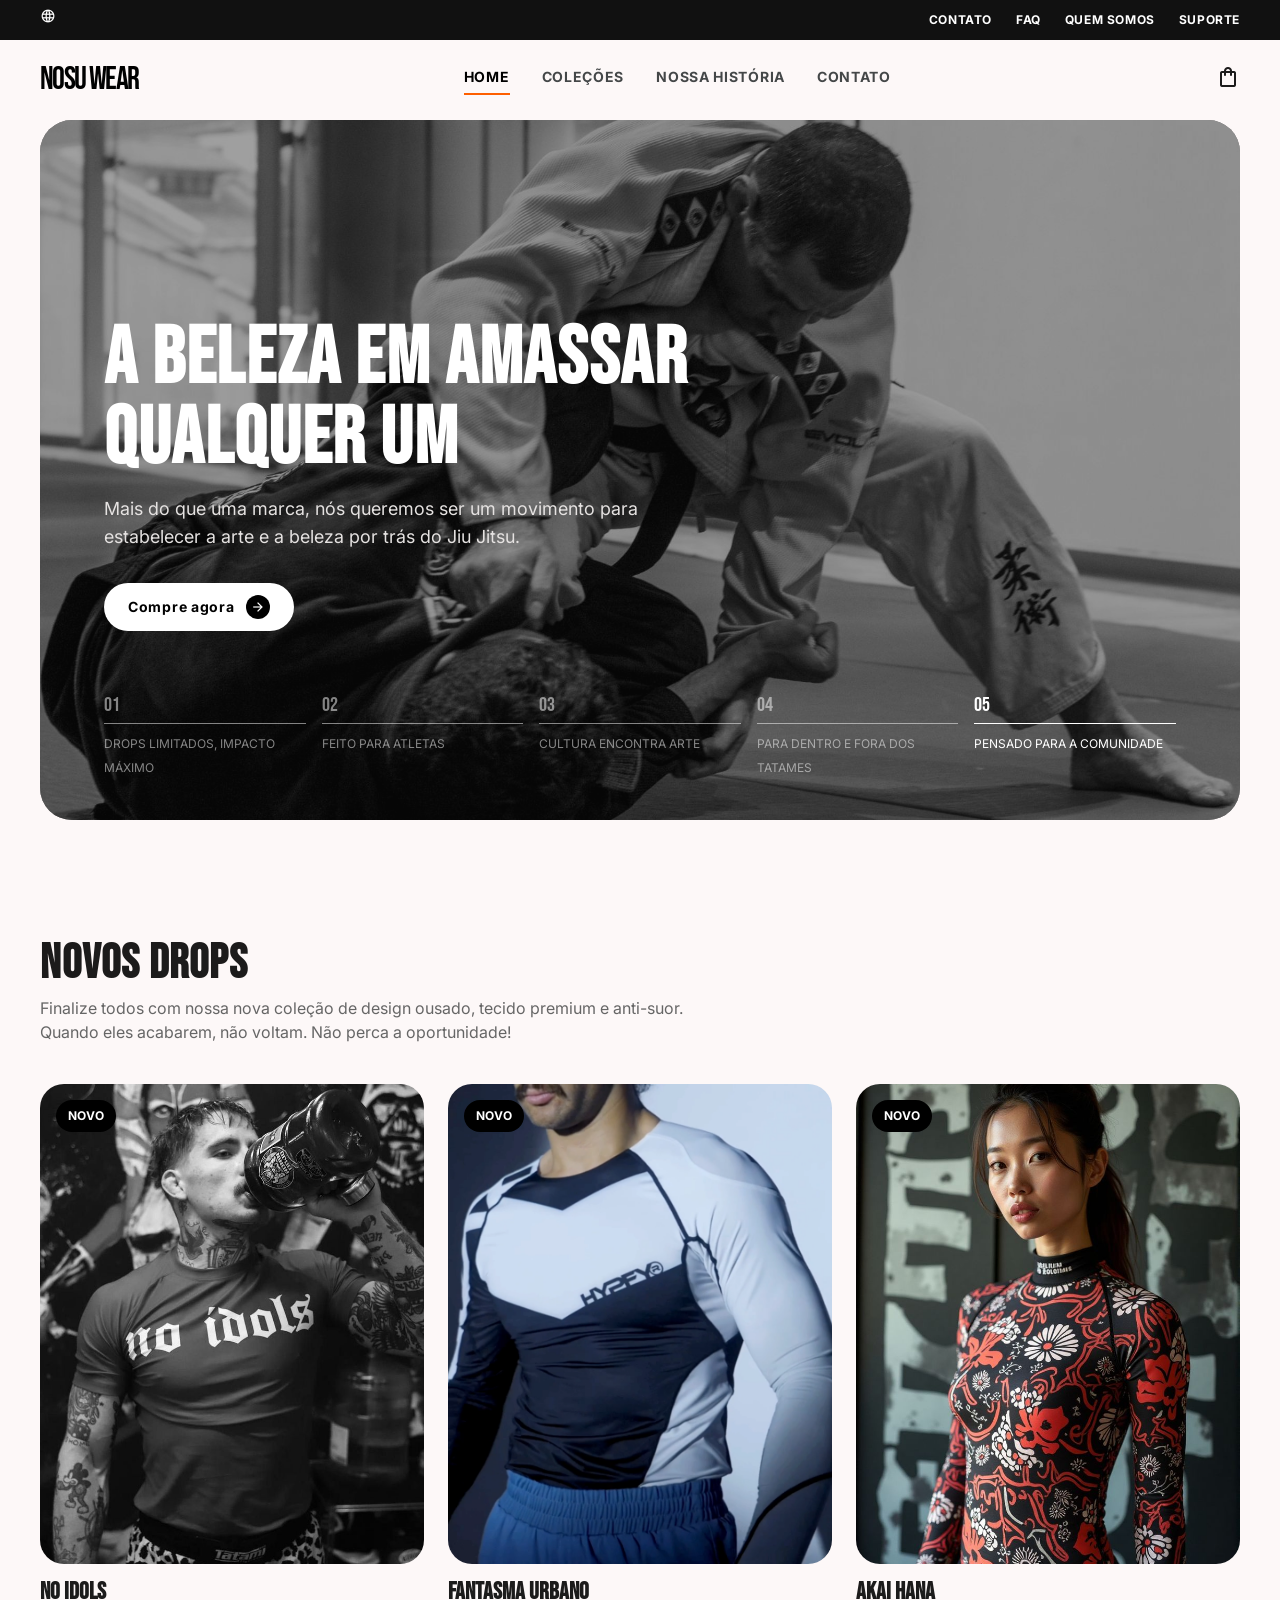
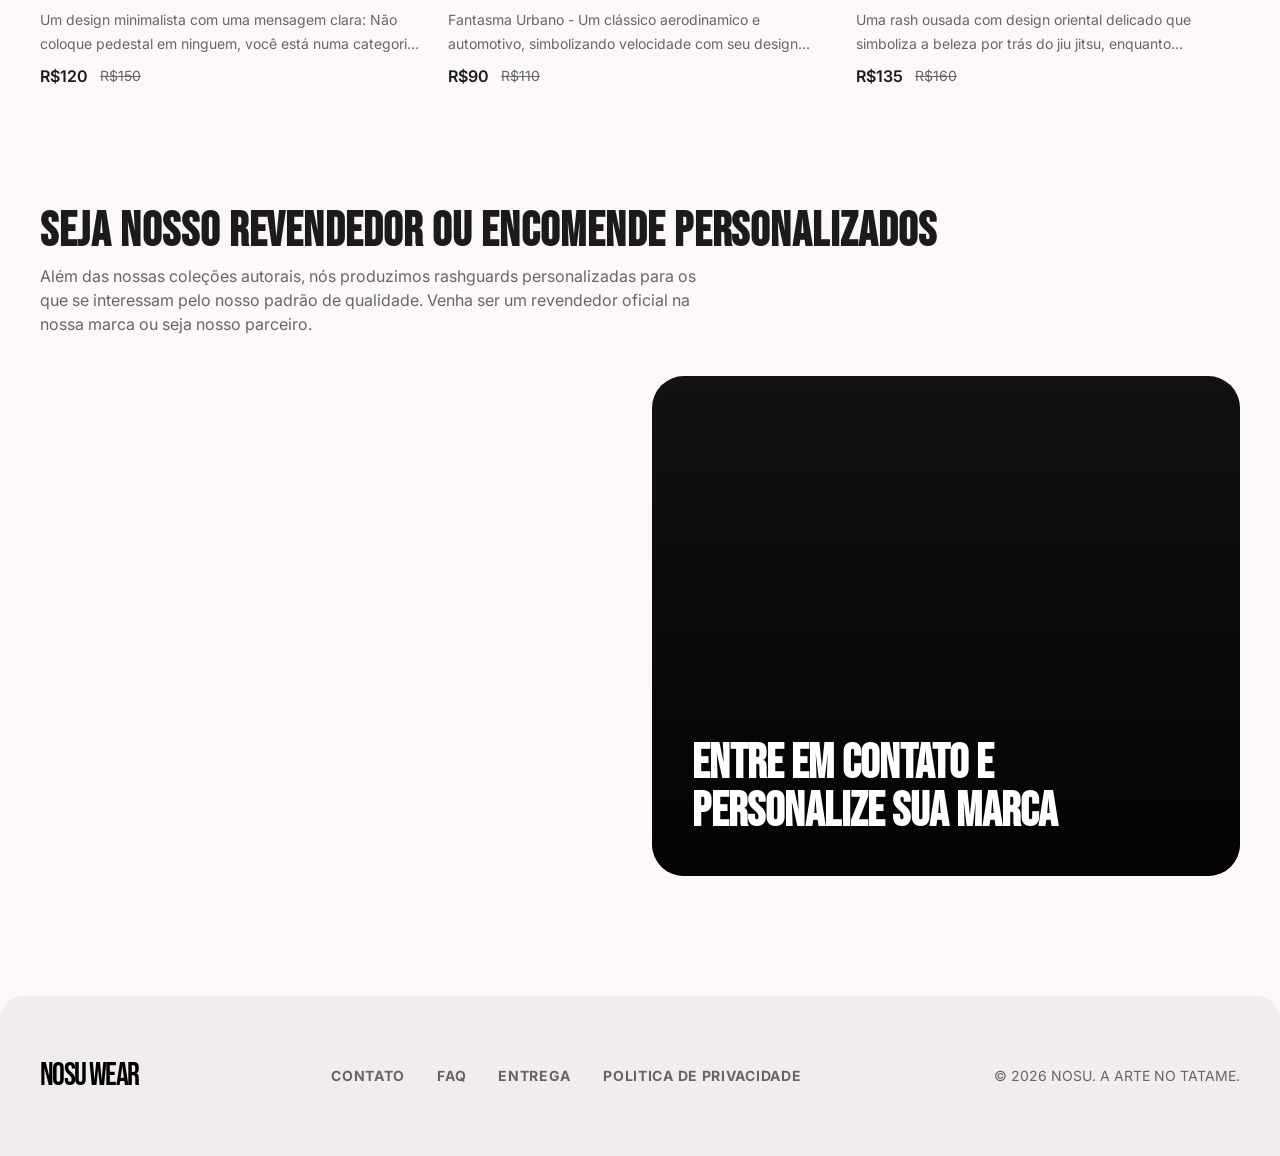
<file: index.html>
<!DOCTYPE html>
<html lang="en">
<head>
    <meta charset="utf-8"/>
    <meta content="width=device-width, initial-scale=1.0" name="viewport"/>
    <title>NOSU - Jiu Jitsu and Gym Wear</title>
    
    <link href="https://fonts.googleapis.com/css2?family=Bebas+Neue&family=Inter:wght@400;600;700&display=swap" rel="stylesheet"/>
    <link href="https://fonts.googleapis.com/css2?family=Material+Symbols+Outlined:wght,FILL@100..700,0..1&display=swap" rel="stylesheet"/>

    <link rel="stylesheet" href="css/styles.css">
</head>
<body>

    <!-- Mini NavBar -->
    <div class="utility-bar">
        <div class="utility-icons">
            <a href="#"><span class="material-symbols-outlined icon-small">language</span></a>
        </div>
        <div class="utility-links">
            <a href="#">Contato</a>
            <a href="#">FAQ</a>
            <a href="#">Quem somos</a>
            <a href="#">Suporte</a>
        </div>
    </div>

    <!-- Main NavBar -->
    <header class="main-header">
        <div class="brand-logo">NOSU WEAR</div>
        <nav class="nav-links">
            <a class="nav-item active" href="#">HOME</a>
            <a class="nav-item" href="view/coleções.html">COLEÇÕES</a>
            <a class="nav-item" href="view/historia.html">NOSSA HISTÓRIA</a>
            <a class="nav-item" href="#">CONTATO</a>
        </nav>
        <div class="header-actions">
            <a class="cart-btn" href="#">
                <span class="material-symbols-outlined">shopping_bag</span>
            </a>
        </div>
    </header>

    <!-- Conteudo Principal -->
    <main class="main-container">

        <!-- Hero -->
        <section class="hero-section">
            <img alt="atletas lutando" class="hero-bg-img" src="img/hero.jpg"/>
            <div class="hero-content">
                <h1 class="hero-title">A BELEZA EM AMASSAR<br/>QUALQUER UM</h1>
                <p class="hero-description">Mais do que uma marca, nós queremos ser um movimento para estabelecer a arte e a beleza por trás do Jiu Jitsu.</p>
                <a href="view/coleções.html" class="btn-primary">
                    Compre agora
                    <div class="btn-icon-wrapper">
                        <span class="material-symbols-outlined icon-small text-white">arrow_forward</span>
                    </div>
                </a>
            </div>
            
            <!-- Carrossel do Hero -->
            <div class="hero-carousel-progress">
                <div class="progress-step item-fade">
                    <span class="step-num">01</span>
                    <div class="step-line"></div>
                    <span class="step-text">Drops Limitados, Impacto Máximo</span>
                </div>
                <div class="progress-step item-fade">
                    <span class="step-num">02</span>
                    <div class="step-line"></div>
                    <span class="step-text">Feito para atletas</span>
                </div>
                <div class="progress-step item-fade">
                    <span class="step-num">03</span>
                    <div class="step-line"></div>
                    <span class="step-text">Cultura encontra Arte</span>
                </div>
                <div class="progress-step item-fade">
                    <span class="step-num">04</span>
                    <div class="step-line"></div>
                    <span class="step-text">Para dentro e fora dos tatames</span>
                </div>
                <div class="progress-step">
                    <span class="step-num">05</span>
                    <div class="step-line"></div>
                    <span class="step-text">Pensado para a comunidade</span>
                </div>
            </div>
        </section>

        <!-- Novos Drops -->
        <section class="products-section">
            <div class="section-header">
                <h2 class="section-title">NOVOS DROPS</h2>
                <p class="section-subtitle">Finalize todos com nossa nova coleção de design ousado, tecido premium e anti-suor. Quando eles acabarem, não voltam. Não perca a oportunidade!</p>
            </div>
            
            <div class="product-grid">
                <!-- card 1 -->
                <div class="product-card">
                    <div class="product-img-wrapper">
                        <div class="badge-new">NOVO</div>
                        <img alt="Rash No Idols" class="product-img" src="img/card1.jpg"/>
                    </div>
                    <div class="product-info">
                        <h3 class="product-title">NO IDOLS</h3>
                        <p class="product-description">Um design minimalista com uma mensagem clara: Não coloque pedestal em ninguem, você está numa categoria diferente.</p>
                        <div class="product-pricing">
                            <span class="price-active">R$120</span>
                            <span class="price-strikethrough">R$150</span>
                        </div>
                    </div>
                </div>
                <!-- card 2 -->
                <div class="product-card">
                    <div class="product-img-wrapper">
                        <div class="badge-new">NOVO</div>
                        <img alt="Rash Fantasma Urbano" class="product-img" src="img/card2.png"/>
                    </div>
                    <div class="product-info">
                        <h3 class="product-title">FANTASMA URBANO</h3>
                        <p class="product-description">Fantasma Urbano - Um clássico aerodinamico e automotivo, simbolizando velocidade com seu design pontiagudo.</p>
                        <div class="product-pricing">
                            <span class="price-active">R$90</span>
                            <span class="price-strikethrough">R$110</span>
                        </div>
                    </div>
                </div>
                <!-- card 3 -->
                <div class="product-card">
                    <div class="product-img-wrapper">
                        <div class="badge-new">NOVO</div>
                        <img alt="Rash Akai Hana" class="product-img" src="img/card3.jpg"/>
                    </div>
                    <div class="product-info">
                        <h3 class="product-title">AKAI HANA</h3>
                        <p class="product-description">Uma rash ousada com design oriental delicado que simboliza a beleza por trás do jiu jitsu, enquanto homenageia suas origens.</p>
                        <div class="product-pricing">
                            <span class="price-active">R$135</span>
                            <span class="price-strikethrough">R$160</span>
                        </div>
                    </div>
                </div>
            </div>
        </section>

        <!-- Extras -->
        <section class="banner-section">
            <div class="section-header">
                <h2 class="section-title">SEJA NOSSO REVENDEDOR OU ENCOMENDE PERSONALIZADOS</h2>
                <p class="section-subtitle">Além das nossas coleções autorais, nós produzimos rashguards personalizadas para os que se interessam pelo nosso padrão de qualidade. Venha ser um revendedor oficial na nossa marca ou seja nosso parceiro.</p>
            </div>
            <div class="banner-grid">
                <div class="banner-card-img bg-surface-container">
                    <video class="banner-img" autoplay muted loop playsinline>
                        <source src="img/costura.mp4" type="video/mp4">
                        Seu navegador não suporta vídeo.
                    </video>
                </div>
                <div class="banner-card-text">
                    <div class="banner-gradient-overlay"></div>
                    <h3 class="banner-heading">ENTRE EM CONTATO E PERSONALIZE SUA MARCA</h3>
                </div>
            </div>
        </section>
    </main>

    <!-- Footer/Rodapé -->
    <footer class="main-footer">
        <div class="footer-inner">
            <div class="brand-logo font-headline-md">NOSU WEAR</div>
            <nav class="footer-nav">
                <a href="#">CONTATO</a>
                <a href="#">FAQ</a>
                <a href="#">ENTREGA</a>
                <a href="#">POLITICA DE PRIVACIDADE</a>
            </nav>
            <div class="footer-copyright">
                © 2026 NOSU. A ARTE NO TATAME.
            </div>
        </div>
    </footer>

</body>
</html>
</file>
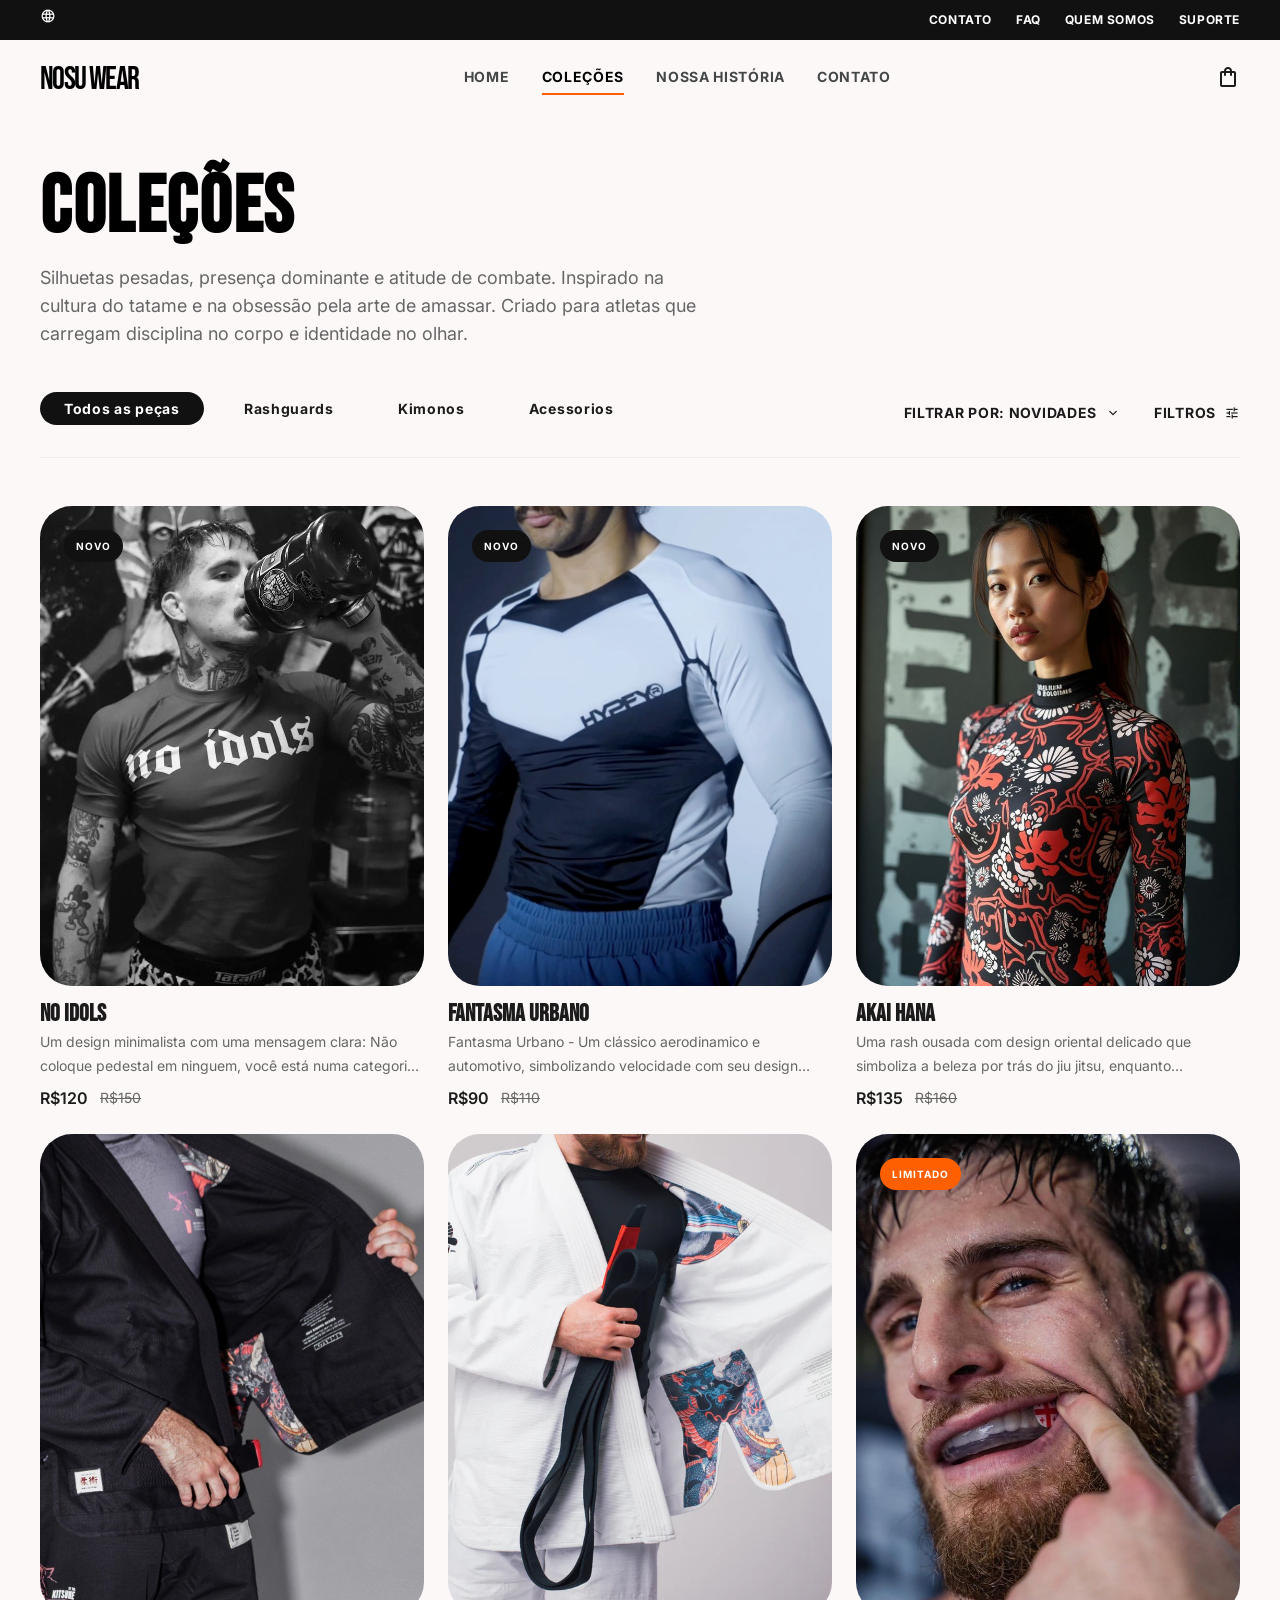
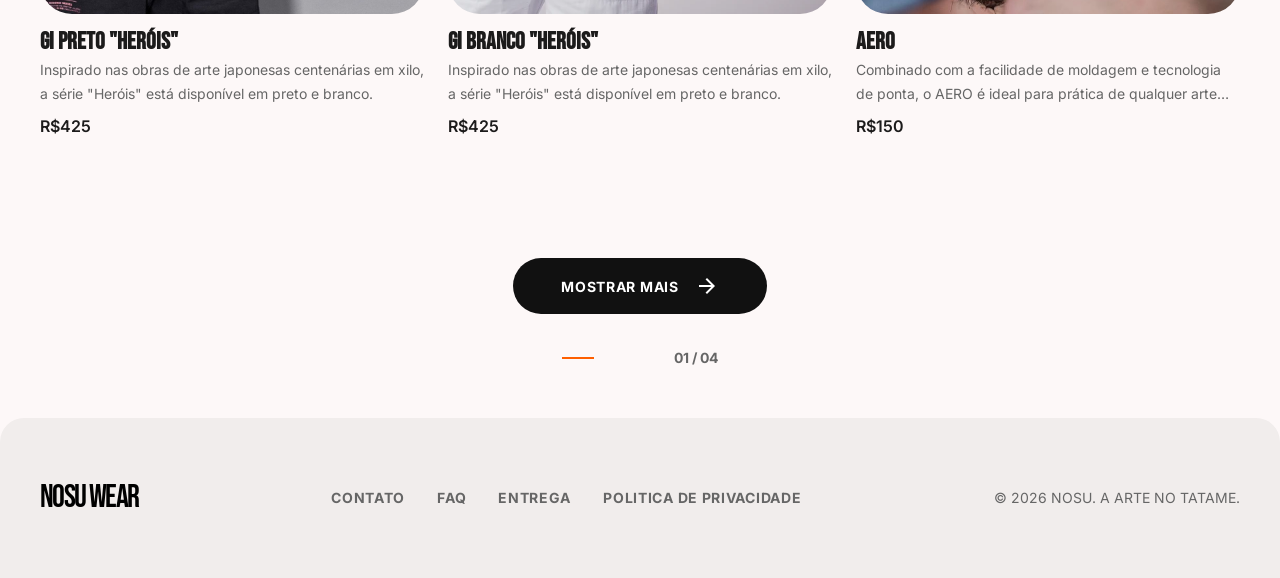
<file: view/coleções.html>
<!DOCTYPE html>
<html lang="en">
<head>
    <meta charset="utf-8"/>
    <meta content="width=device-width, initial-scale=1.0" name="viewport"/>
    <title>NOSU - Jiu Jitsu and Gym Wear</title>
    
    <link href="https://fonts.googleapis.com/css2?family=Bebas+Neue&family=Inter:wght@400;600;700&display=swap" rel="stylesheet"/>
    <link href="https://fonts.googleapis.com/css2?family=Material+Symbols+Outlined:wght,FILL@100..700,0..1&display=swap" rel="stylesheet"/>

    <link rel="stylesheet" href="../css/styles.css">
</head>
<body>

    <!-- Mini NavBar -->
    <div class="utility-bar">
        <div class="utility-icons">
            <a href="#"><span class="material-symbols-outlined icon-small">language</span></a>
        </div>
        <div class="utility-links">
            <a href="#">Contato</a>
            <a href="#">FAQ</a>
            <a href="#">Quem somos</a>
            <a href="#">Suporte</a>
        </div>
    </div>

    <!-- Main NavBar -->
    <header class="main-header">
        <div class="brand-logo">NOSU WEAR</div>
        <nav class="nav-links">
            <a class="nav-item" href="../index.html">HOME</a>
            <a class="nav-item active" href="#">COLEÇÕES</a>
            <a class="nav-item" href="historia.html">NOSSA HISTÓRIA</a>
            <a class="nav-item" href="#">CONTATO</a>
        </nav>
        <div class="header-actions">
            <a class="cart-btn" href="#">
                <span class="material-symbols-outlined">shopping_bag</span>
            </a>
        </div>
    </header>

    <main class="main-container py-large">
        
        <!-- Header de coleções -->
        <section class="page-header">
            <h1 class="page-title">COLEÇÕES</h1>
            <p class="page-desc">
                Silhuetas pesadas, presença dominante e atitude de combate. Inspirado na cultura do tatame e na obsessão pela arte de amassar. Criado para atletas que carregam disciplina no corpo e identidade no olhar.
            </p>
        </section>

        <!-- Barra de filtros -->
        <section class="filters-bar">
            <!-- Categorias -->
            <div class="filter-categories">
                <button class="filter-btn active">Todos as peças</button>
                <button class="filter-btn">Rashguards</button>
                <button class="filter-btn">Kimonos</button>
                <button class="filter-btn">Acessorios</button>
            </div>
            
            <!-- Filtros Secundarios -->
            <div class="filter-actions">
                <button class="filter-action-btn">
                    Filtrar por: Novidades
                    <span class="material-symbols-outlined icon-small">expand_more</span>
                </button>
                <div class="filter-divider"></div>
                <button class="filter-action-btn">
                    Filtros
                    <span class="material-symbols-outlined icon-small">tune</span>
                </button>
            </div>
        </section>

        <!-- Grid de produtos -->
        <div class="product-grid">
            
            <!-- Card 1 -->
            <a href="produto.html" class="product-card group">
                <div class="product-img-wrapper radius-lg">
                    <div class="badge badge-dark">NOVO</div>
                    <img alt="Rash No Idols" class="product-img" src="../img/card1.jpg"/>
                    <button class="btn-add-cart">
                        <span class="material-symbols-outlined">add_shopping_cart</span>
                    </button>
                </div>
                    <div class="product-info">
                        <h3 class="product-title">NO IDOLS</h3>
                        <p class="product-description">Um design minimalista com uma mensagem clara: Não coloque pedestal em ninguem, você está numa categoria diferente.</p>
                        <div class="product-pricing">
                            <span class="price-active">R$120</span>
                            <span class="price-strikethrough">R$150</span>
                        </div>
                    </div>
            </a>

            <!-- Card 2 -->
            <a href="produto.html" class="product-card group">
                <div class="product-img-wrapper radius-lg">
                    <div class="badge badge-dark">NOVO</div>
                    <img alt="Rash Fantasma Urbano" class="product-img" src="../img/card2.png"/>
                    <button class="btn-add-cart">
                        <span class="material-symbols-outlined">add_shopping_cart</span>
                    </button>
                </div>
                <div class="product-info">
                        <h3 class="product-title">FANTASMA URBANO</h3>
                        <p class="product-description">Fantasma Urbano - Um clássico aerodinamico e automotivo, simbolizando velocidade com seu design pontiagudo.</p>
                        <div class="product-pricing">
                            <span class="price-active">R$90</span>
                            <span class="price-strikethrough">R$110</span>
                        </div>
                </div>
            </a>

            <!-- Card 3 -->
            <a href="produto.html" class="product-card group">
                <div class="product-img-wrapper radius-lg">
                    <div class="badge badge-dark">NOVO</div>
                    <img alt="Rash Akai Hana" class="product-img" src="../img/card3.jpg"/>
                    <button class="btn-add-cart">
                        <span class="material-symbols-outlined">add_shopping_cart</span>
                    </button>
                </div>
                <div class="product-info">
                    <h3 class="product-title">AKAI HANA</h3>
                    <p class="product-description">Uma rash ousada com design oriental delicado que simboliza a beleza por trás do jiu jitsu, enquanto homenageia suas origens.</p>
                    <div class="product-pricing">
                        <span class="price-active">R$135</span>
                        <span class="price-strikethrough">R$160</span>
                    </div>
                </div>
            </a>

            <!-- Card 4 -->
            <a href="produto.html" class="product-card group">
                <div class="product-img-wrapper radius-lg">
                    <img alt="Gi Heróis Preto" class="product-img" src="../img/card4.jpg"/>
                    <button class="btn-add-cart">
                        <span class="material-symbols-outlined">add_shopping_cart</span>
                    </button>
                </div>
                <div class="product-info">
                    <h3 class="product-title">GI PRETO "HERÓIS"</h3>
                    <p class="product-description">Inspirado nas obras de arte japonesas centenárias em xilo, a série "Heróis" está disponível em preto e branco.</p>
                    <div class="product-pricing">
                        <span class="price-active">R$425</span>
                    </div>
                </div>
            </a>

            <!-- Card 5 -->
            <a href="produto.html" class="product-card group">
                <div class="product-img-wrapper radius-lg">
                    <img alt="Gi Heróis Branco" class="product-img" src="../img/card5.webp"/>
                    <button class="btn-add-cart">
                        <span class="material-symbols-outlined">add_shopping_cart</span>
                    </button>
                </div>
                <div class="product-info">
                    <h3 class="product-title">Gi BRANCO "HERÓIS"</h3>
                    <p class="product-description">Inspirado nas obras de arte japonesas centenárias em xilo, a série "Heróis" está disponível em preto e branco.</p>
                    <div class="product-pricing">
                        <span class="price-active">R$425</span>
                    </div>
                </div>
            </a>

            <!-- Card 6 -->
            <a href="produto.html" class="product-card group">
                <div class="product-img-wrapper radius-lg">
                    <div class="badge badge-accent">LIMITADO</div>
                    <img alt="Gi Heróis Branco" class="product-img" src="../img/card6.jpg"/>
                    <button class="btn-add-cart">
                        <span class="material-symbols-outlined">add_shopping_cart</span>
                    </button>
                </div>
                <div class="product-info">
                    <h3 class="product-title">AERO</h3>
                    <p class="product-description">Combinado com a facilidade de moldagem e tecnologia de ponta, o AERO é ideal para prática de qualquer arte marcial.</p>
                    <div class="product-pricing">
                        <span class="price-active">R$150</span>
                    </div>
                </div>
            </a>

        </div>

        <!-- Botão de paginação -->
        <section class="pagination-section">
            <button class="btn-load-more group">
                MOSTRAR MAIS
                <span class="material-symbols-outlined">arrow_forward</span>
            </button>
            <div class="pagination-progress">
                <div class="progress-track">
                    <div class="progress-fill"></div>
                </div>
                <span class="progress-text">01 / 04</span>
            </div>
        </section>

    </main>

    <!-- Footer/Rodapé -->
    <footer class="main-footer">
        <div class="footer-inner">
            <div class="brand-logo font-headline-md">NOSU WEAR</div>
            <nav class="footer-nav">
                <a href="#">CONTATO</a>
                <a href="#">FAQ</a>
                <a href="#">ENTREGA</a>
                <a href="#">POLITICA DE PRIVACIDADE</a>
            </nav>
            <div class="footer-copyright">
                © 2026 NOSU. A ARTE NO TATAME.
            </div>
        </div>
    </footer>

</body>
</html>
</file>
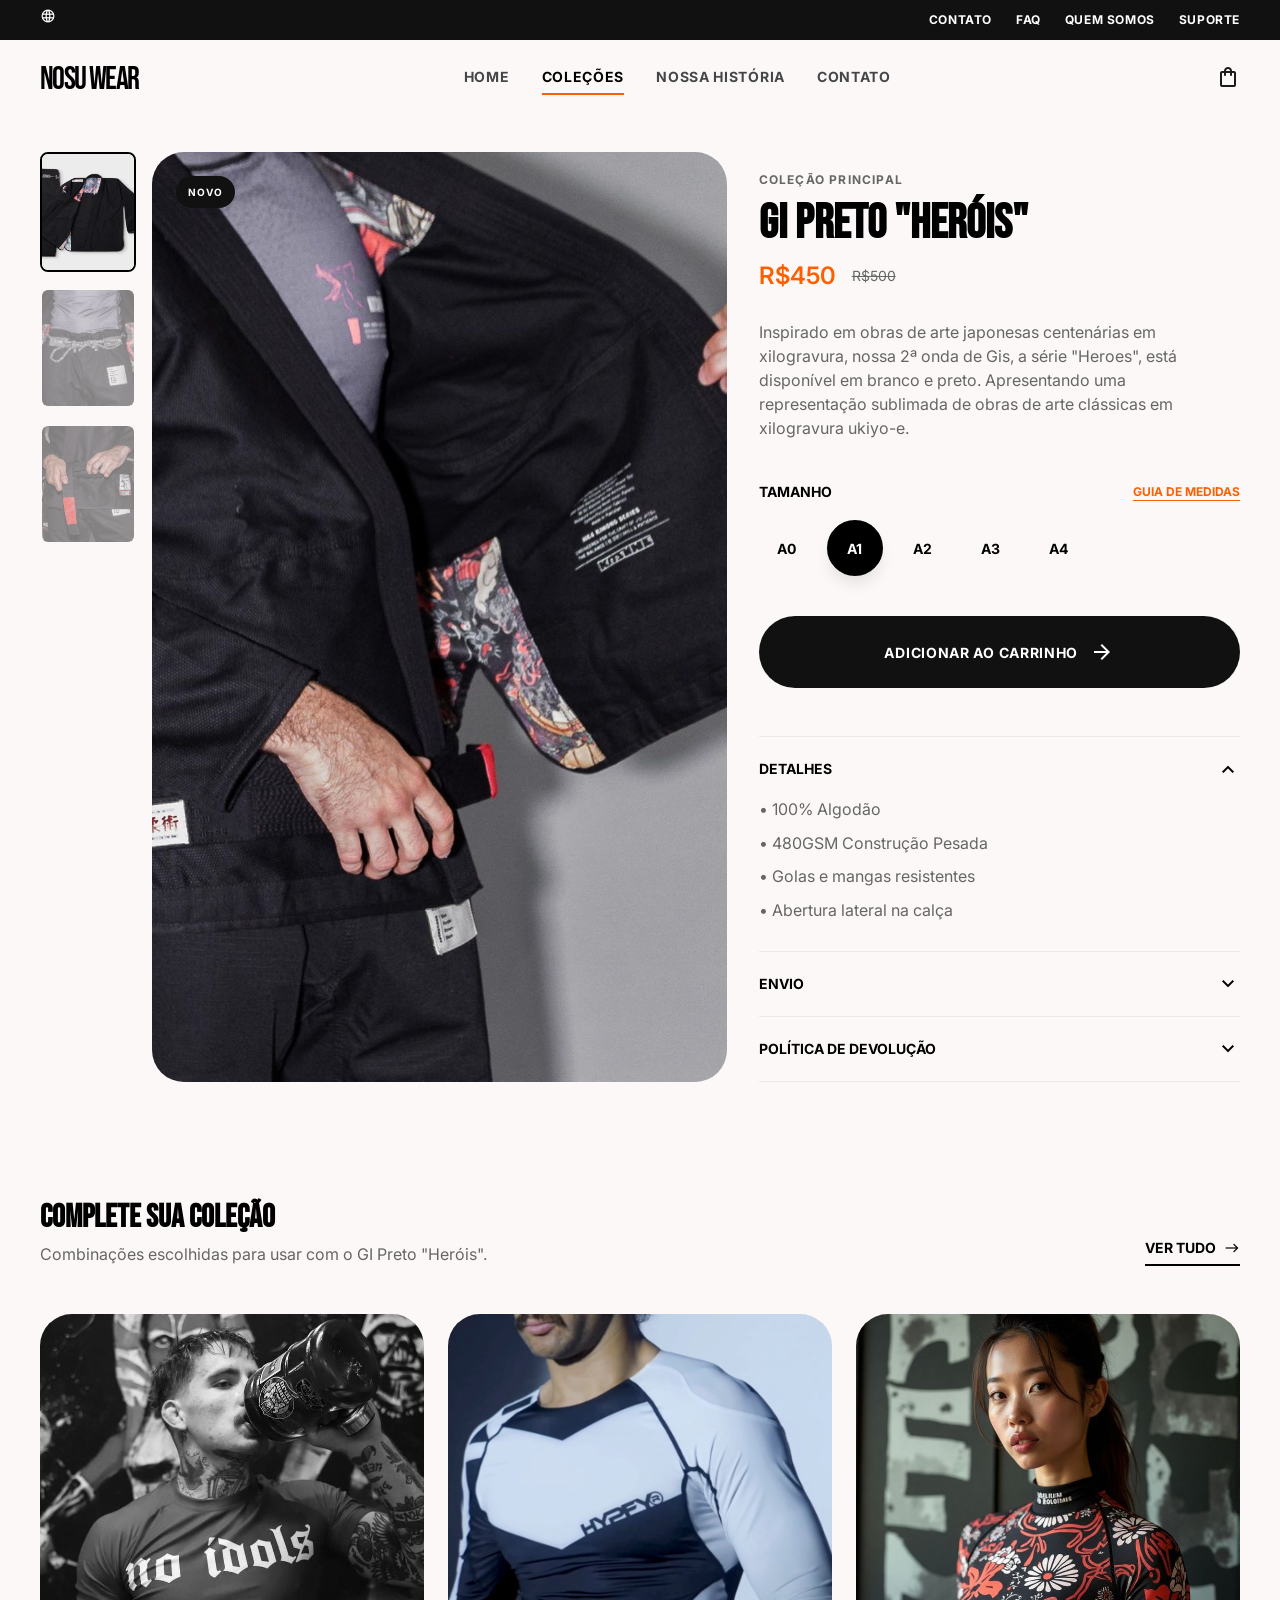
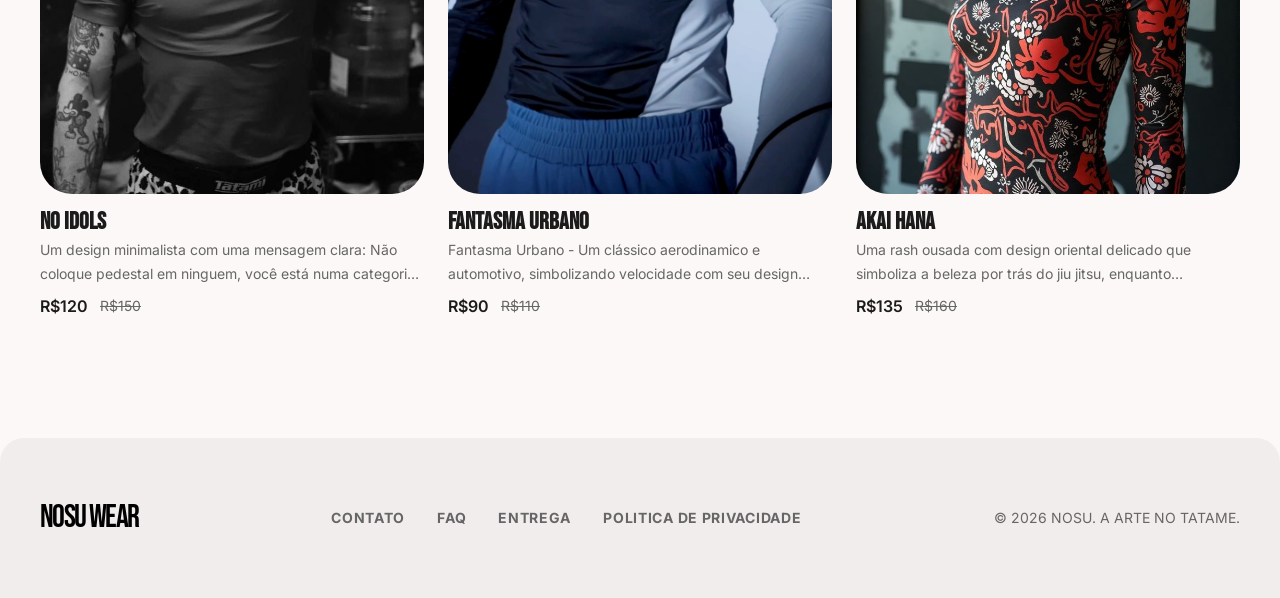
<file: view/produto.html>
<!DOCTYPE html>
<html lang="en">
<head>
    <meta charset="utf-8"/>
    <meta content="width=device-width, initial-scale=1.0" name="viewport"/>
    <title>NOSU - Jiu Jitsu and Gym Wear</title>
    
    <link href="https://fonts.googleapis.com/css2?family=Bebas+Neue&family=Inter:wght@400;600;700&display=swap" rel="stylesheet"/>
    <link href="https://fonts.googleapis.com/css2?family=Material+Symbols+Outlined:wght,FILL@100..700,0..1&display=swap" rel="stylesheet"/>

    <link rel="stylesheet" href="../css/styles.css">
</head>
<body>

    <!-- Mini NavBar -->
    <div class="utility-bar">
        <div class="utility-icons">
            <a href="#"><span class="material-symbols-outlined icon-small">language</span></a>
        </div>
        <div class="utility-links">
            <a href="#">Contato</a>
            <a href="#">FAQ</a>
            <a href="#">Quem somos</a>
            <a href="#">Suporte</a>
        </div>
    </div>

    <!-- Main NavBar -->
    <header class="main-header">
        <div class="brand-logo">NOSU WEAR</div>
        <nav class="nav-links">
            <a class="nav-item" href="../index.html">HOME</a>
            <a class="nav-item active" href="#">COLEÇÕES</a>
            <a class="nav-item" href="historia.html">NOSSA HISTÓRIA</a>
            <a class="nav-item" href="#">CONTATO</a>
        </nav>
        <div class="header-actions">
            <a class="cart-btn" href="#">
                <span class="material-symbols-outlined">shopping_bag</span>
            </a>
        </div>
    </header>

    <main class="main-container product-page-spacing">
        
        <div class="product-layout-grid">
            
            <div class="product-gallery">
                <div class="product-thumbnails">
                    <button class="thumbnail-btn active">
                        <img alt="Thumbnail 1" src="../img/thumb1.webp"/>
                    </button>
                    <button class="thumbnail-btn">
                        <img alt="Thumbnail 2" src="../img/thumb2.jpg"/>
                    </button>
                    <button class="thumbnail-btn">
                        <img alt="Thumbnail 2" src="../img/thumb3.webp"/>
                    </button>
                </div>
                
                <div class="product-featured-img group">
                    <img alt="Gi Heróis Preto" class="product-img" src="../img/card4.jpg"/>
                    <div class="badge badge-dark">NOVO</div>
                </div>
            </div>
            
            <div class="product-info-panel">
                <div class="collection-label">COLEÇÃO PRINCIPAL</div>
                <h1 class="product-main-title">GI PRETO "HERÓIS"</h1>
                
                <div class="product-main-pricing">
                    <span class="price-active text-accent">R$450</span>
                    <span class="price-strikethrough">R$500</span>
                </div>
                
                <p class="product-full-desc">Inspirado em obras de arte japonesas centenárias em xilogravura, nossa 2ª onda de Gis, a série "Heroes", está disponível em branco e preto. Apresentando uma representação sublimada de obras de arte clássicas em xilogravura ukiyo-e.</p>
                
                <div class="size-selection-area">
                    <div class="size-header">
                        <span class="size-title">TAMANHO</span>
                        <a href="#" class="size-guide-link">GUIA DE MEDIDAS</a>
                    </div>
                    <div class="size-options">
                        <button class="size-btn">A0</button>
                        <button class="size-btn active">A1</button>
                        <button class="size-btn">A2</button>
                        <button class="size-btn">A3</button>
                        <button class="size-btn">A4</button>
                    </div>
                </div>
                
                <button class="btn-add-bag group">ADICIONAR AO CARRINHO
                    <span class="material-symbols-outlined icon-slide">arrow_forward</span>
                </button>
                
                <div class="accordions-wrapper">
                    <details class="accordion-item group" open>
                        <summary class="accordion-header">
                            DETALHES
                            <span class="material-symbols-outlined accordion-icon">expand_more</span>
                        </summary>
                        <div class="accordion-content">
                            <p>• 100% Algodão</p>
                            <p>• 480GSM Construção Pesada</p>
                            <p>• Golas e mangas resistentes</p>
                            <p>• Abertura lateral na calça</p>
                        </div>
                    </details>
                    <details class="accordion-item group">
                        <summary class="accordion-header">
                            ENVIO
                            <span class="material-symbols-outlined accordion-icon">expand_more</span>
                        </summary>
                        <div class="accordion-content">
                            ENTREGA COMUM (3-5 dias). MAIS OPÇÕES DE ENTREGA EXPRESSO NO CHECKOUT.
                        </div>
                    </details>
                    <details class="accordion-item group">
                        <summary class="accordion-header">
                            POLÍTICA DE DEVOLUÇÃO
                            <span class="material-symbols-outlined accordion-icon">expand_more</span>
                        </summary>
                        <div class="accordion-content">
                            Janela de 15 dias para devolução e troca. O item deve estar nas condições originais e com as tags e etiquetas.
                        </div>
                    </details>
                </div>
            </div>
        </div>

        <section class="related-section">
            <div class="related-header">
                <div>
                    <h2 class="related-title">COMPLETE SUA COLEÇÃO</h2>
                    <p class="related-subtitle">Combinações escolhidas para usar com o GI Preto "Heróis".</p>
                </div>
                <a href="coleções.html" class="view-all-link group">
                    VER TUDO
                    <span class="material-symbols-outlined icon-small group-hover-slide">east</span>
                </a>
            </div>
            
            <div class="product-grid">
                <div class="product-card group">
                    <div class="product-img-wrapper radius-lg">
                        <img alt="Rash No Idols" class="product-img" src="../img/card1.jpg"/>
                        <button class="btn-add-cart">
                            <span class="material-symbols-outlined">add_shopping_cart</span>
                        </button>
                    </div>
                    <div class="product-info">
                        <h3 class="product-title">NO IDOLS</h3>
                        <p class="product-description">Um design minimalista com uma mensagem clara: Não coloque pedestal em ninguem, você está numa categoria diferente.</p>
                        <div class="product-pricing">
                            <span class="price-active">R$120</span>
                            <span class="price-strikethrough">R$150</span>
                        </div>
                    </div>
                </div>

                <div class="product-card group">
                    <div class="product-img-wrapper radius-lg">
                        <img alt="Rash Fantasma Urbano" class="product-img" src="../img/card2.png"/>
                        <button class="btn-add-cart">
                            <span class="material-symbols-outlined">add_shopping_cart</span>
                        </button>
                    </div>
                    <div class="product-info">
                        <h3 class="product-title">FANTASMA URBANO</h3>
                        <p class="product-description">Fantasma Urbano - Um clássico aerodinamico e automotivo, simbolizando velocidade com seu design pontiagudo.</p>
                        <div class="product-pricing">
                            <span class="price-active">R$90</span>
                            <span class="price-strikethrough">R$110</span>
                        </div>
                    </div>
                </div>

                <div class="product-card group">
                    <div class="product-img-wrapper radius-lg">
                        <img alt="Rash Akai Hana" class="product-img" src="../img/card3.jpg"/>
                        <button class="btn-add-cart">
                            <span class="material-symbols-outlined">add_shopping_cart</span>
                        </button>
                    </div>
                    <div class="product-info">
                        <h3 class="product-title">AKAI HANA</h3>
                        <p class="product-description">Uma rash ousada com design oriental delicado que simboliza a beleza por trás do jiu jitsu, enquanto homenageia suas origens.</p>
                        <div class="product-pricing">
                            <span class="price-active">R$135</span>
                            <span class="price-strikethrough">R$160</span>
                        </div>
                    </div>
                </div>
            </div>
        </section>
    </main>

    <!-- Footer/Rodapé -->
    <footer class="main-footer">
        <div class="footer-inner">
            <div class="brand-logo font-headline-md">NOSU WEAR</div>
            <nav class="footer-nav">
                <a href="#">CONTATO</a>
                <a href="#">FAQ</a>
                <a href="#">ENTREGA</a>
                <a href="#">POLITICA DE PRIVACIDADE</a>
            </nav>
            <div class="footer-copyright">
                © 2026 NOSU. A ARTE NO TATAME.
            </div>
        </div>
    </footer>
</file>
<file: css/styles.css>
:root {
    /* Cores */
    --color-background: #fdf8f8;
    --color-on-background: #1c1b1b;
    --color-primary: #000000;
    --color-pure-white: #ffffff;
    --color-matte-black: #111111;
    --color-secondary-container: #fe5f00;
    --color-on-surface-variant: #444748;
    --color-muted-text: #666666;
    --color-inverse-primary: #c8c6c5;
    --color-surface-container: #f1edec;
    --color-surface-variant: #e5e2e1;

    /* Espaçamentos e Layouts */
    --container-max: 1440px;
    --margin-edge: 40px;
    --section-gap: 120px;
    --gutter: 24px;
    --item-gap: 32px;

    /* Fontes */
    --font-body: 'Inter', sans-serif;
    --font-display: 'Bebas Neue', sans-serif;
}

* {
    margin: 0;
    padding: 0;
    box-sizing: border-box;
}

body {
    background-color: var(--color-background);
    color: var(--color-on-background);
    font-family: var(--font-body);
    font-size: 16px;
    line-height: 24px;
    min-height: 100vh;
    display: flex;
    flex-direction: column;
}

a {
    color: inherit;
    text-decoration: none;
}

/* Ícones */
.icon-small {
    font-size: 16px !important;
}

.text-white {
    color: var(--color-pure-white);
}

/* Mini NavBar */
.utility-bar {
    background-color: var(--color-matte-black);
    color: var(--color-pure-white);
    padding: 8px var(--margin-edge);
    width: 100%;
    font-size: 12px;
    font-weight: 700;
    text-transform: uppercase;
    letter-spacing: 0.05em;
    display: flex;
    justify-content: space-between;
    align-items: center;
}

.utility-icons, .utility-links {
    display: flex;
    gap: 16px;
}

.utility-links {
    gap: 24px;
}

.utility-bar a:hover {
    color: var(--color-inverse-primary);
    transition: color 0.2s ease;
}

/* Main NavBar */
.main-header {
    background-color: var(--color-background);
    width: 100%;
    padding-left: max(var(--margin-edge), calc((100% - var(--container-max)) / 2 + var(--margin-edge)));
    padding-right: max(var(--margin-edge), calc((100% - var(--container-max)) / 2 + var(--margin-edge)));
    padding-top: 24px;
    padding-bottom: 24px;
    display: flex;
    justify-content: space-between;
    align-items: center;
    position: sticky;
    top: 0;
    z-index: 50;
}

.brand-logo {
    font-family: var(--font-display);
    font-size: 32px;
    line-height: 32px;
    letter-spacing: -0.05em;
    color: var(--color-primary);
}

.nav-links {
    display: none;
    gap: 32px;
}

.nav-item {
    color: var(--color-on-surface-variant);
    font-weight: 700;
    text-transform: uppercase;
    font-size: 14px;
    letter-spacing: 0.05em;
    transition: color 0.2s ease;
}

.nav-item:hover {
    color: var(--color-primary);
}

.nav-item.active {
    color: var(--color-primary);
    border-b-2: 2px solid var(--color-secondary-container);
    border-bottom: 2px solid var(--color-secondary-container);
    padding-bottom: 4px;
}

.cart-btn:hover {
    opacity: 0.8;
    transition: opacity 0.2s ease;
}

.main-container {
    flex-grow: 1;
    width: 100%;
    max-width: var(--container-max);
    margin: 0 auto;
    padding: 0 var(--margin-edge) var(--section-gap) var(--margin-edge);
    display: flex;
    flex-direction: column;
    gap: var(--section-gap);
}

.hero-section {
    position: relative;
    width: 100%;
    border-radius: 32px;
    overflow: hidden;
    background-color: var(--color-matte-black);
    color: var(--color-pure-white);
    height: 600px;
    display: flex;
    flex-direction: column;
    justify-content: flex-end;
}

.hero-bg-img {
    position: absolute;
    top: 0;
    left: 0;
    width: 100%;
    height: 100%;
    object-fit: cover;
    object-position: top;
    opacity: 0.6;
}

.hero-content {
    position: relative;
    z-index: 10;
    padding: 40px;
    max-width: 48rem;
}

.hero-title {
    font-family: var(--font-display);
    font-size: 48px;
    line-height: 48px;
    letter-spacing: 0.02em;
    text-transform: uppercase;
    margin-bottom: 16px;
}

.hero-description {
    font-size: 18px;
    line-height: 28px;
    color: var(--color-surface-variant);
    margin-bottom: 32px;
    max-width: 36rem;
}

.btn-primary {
    background-color: var(--color-pure-white);
    color: var(--color-primary);
    border-radius: 9999px;
    border: none;
    padding: 12px 24px;
    font-family: var(--font-body);
    font-weight: 700;
    font-size: 14px;
    letter-spacing: 0.05em;
    display: flex;
    align-items: center;
    gap: 12px;
    cursor: pointer;
    width: fit-content;
    transition: transform 0.2s ease;
}

.btn-primary:hover {
    transform: scale(1.05);
}

.btn-icon-wrapper {
    background-color: var(--color-primary);
    border-radius: 9999px;
    padding: 4px;
    display: flex;
    align-items: center;
    justify-content: center;
}

.hero-carousel-progress {
    position: relative;
    z-index: 10;
    width: 100%;
    padding: 0 40px 40px 40px;
    display: grid;
    grid-template-columns: repeat(2, 1fr);
    gap: 16px;
}

.progress-step {
    display: flex;
    flex-direction: column;
    gap: 8px;
}

.item-fade {
    opacity: 0.5;
}

.step-num {
    font-family: var(--font-display);
    font-size: 20px;
    line-height: 20px;
}

.step-line {
    height: 1px;
    background-color: var(--color-pure-white);
    width: 100%;
}

.step-text {
    font-size: 12px;
    text-transform: uppercase;
}

.section-header {
    margin-bottom: 40px;
}

.section-title {
    font-family: var(--font-display);
    font-size: 48px;
    line-height: 48px;
    letter-spacing: 0.02em;
    text-transform: uppercase;
    margin-bottom: 8px;
}

.section-subtitle {
    color: var(--color-muted-text);
    max-width: 42rem;
}

.product-grid {
    display: grid;
    grid-template-columns: 1fr;
    gap: var(--gutter);
}

.product-card {
    display: flex;
    flex-direction: column;
    gap: 16px;
    cursor: pointer;
}

.product-img-wrapper {
    position: relative;
    background-color: var(--color-surface-container);
    border-radius: 24px;
    overflow: hidden;
    aspect-ratio: 4 / 5;
}

.badge-new {
    position: absolute;
    top: 16px;
    left: 16px;
    background-color: var(--color-primary);
    color: var(--color-pure-white);
    font-weight: 700;
    font-size: 12px;
    padding: 4px 12px;
    border-radius: 9999px;
    z-index: 10;
}

.product-img {
    width: 100%;
    height: 100%;
    object-fit: cover;
    transition: transform 0.5s ease;
}

.product-card:hover .product-img {
    transform: scale(1.05);
}

.product-info {
    display: flex;
    flex-direction: column;
}

.product-title {
    font-family: var(--font-display);
    font-size: 24px;
    line-height: 24px;
    text-transform: uppercase;
    margin-bottom: 4px;
}

.product-description {
    font-size: 14px;
    color: var(--color-muted-text);
    margin-bottom: 8px;
    display: -webkit-box;
    -webkit-line-clamp: 2;
    -webkit-box-orient: vertical;
    overflow: hidden;
}

.product-pricing {
    display: flex;
    align-items: center;
    gap: 12px;
}

.price-active {
    font-weight: 600;
}

.price-strikethrough {
    font-size: 14px;
    color: var(--color-muted-text);
    text-decoration: line-through;
}

.banner-grid {
    display: grid;
    grid-template-columns: 1fr;
    gap: var(--gutter);
}

.banner-card-img {
    position: relative;
    border-radius: 32px;
    overflow: hidden;
    height: 350px;
}

.banner-img {
    width: 100%;
    height: 100%;
    object-fit: cover;
}

.banner-card-text {
    position: relative;
    border-radius: 32px;
    overflow: hidden;
    background-color: var(--color-matte-black);
    color: var(--color-pure-white);
    display: flex;
    align-items: flex-end;
    padding: 40px;
    height: 350px;
}

.banner-gradient-overlay {
    position: absolute;
    inset: 0;
    background: linear-gradient(to top, rgba(0, 0, 0, 0.8), transparent);
}

.banner-heading {
    position: relative;
    z-index: 10;
    font-family: var(--font-display);
    font-size: 48px;
    line-height: 48px;
    text-transform: uppercase;
    max-width: 24rem;
}

.main-footer {
    background-color: var(--color-surface-container);
    width: 100%;
    border-top-left-radius: 24px;
    border-top-right-radius: 24px;
    padding: 64px var(--margin-edge);
    margin-top: auto;
}

.footer-inner {
    width: 100%;
    max-width: var(--container-max);
    margin: 0 auto;
    display: flex;
    flex-direction: column;
    align-items: center;
    gap: var(--item-gap);
}

.footer-nav {
    display: flex;
    flex-wrap: wrap;
    justify-content: center;
    gap: 24px;
}

.footer-nav a {
    font-weight: 700;
    font-size: 14px;
    letter-spacing: 0.05em;
    color: var(--color-muted-text);
    text-transform: uppercase;
    transition: color 0.2s ease;
}

.footer-nav a:hover {
    color: var(--color-secondary-container);
}

.footer-copyright {
    color: var(--color-muted-text);
    font-size: 14px;
    text-align: center;
}

@media (min-width: 768px) {
    .nav-links {
        display: flex;
    }

    .hero-section {
        height: 700px;
    }
    .hero-title {
        font-size: 80px;
        line-height: 80px;
    }
    .hero-content {
        padding: 64px;
    }
    .hero-carousel-progress {
        grid-template-columns: repeat(5, 1fr);
        padding: 0 64px 40px 64px;
    }

    .product-grid {
        grid-template-columns: repeat(3, 1fr);
    }

    .banner-grid {
        grid-template-columns: repeat(2, 1fr);
        height: 500px;
    }
    .banner-card-img, .banner-card-text {
        height: 100%;
    }

    .footer-inner {
        flex-direction: row;
        justify-content: space-between;
    }
    .footer-nav {
        gap: 32px;
    }

    /* Header da "nossa historia" */
.header-glass {
    background-color: rgba(253, 248, 248, 0.9);
    backdrop-filter: blur(12px);
    -webkit-backdrop-filter: blur(12px);
    border-bottom: 1px solid rgba(196, 199, 199, 0.3);
}

.header-actions {
    display: flex;
    align-items: center;
    gap: 16px;
}

.icon-btn {
    background: transparent;
    border: none;
    cursor: pointer;
    padding: 8px;
    color: var(--color-primary);
    transition: opacity 0.2s ease;
    display: flex;
    align-items: center;
    justify-content: center;
}

.icon-btn:hover {
    opacity: 0.8;
}

.cart-btn-wrapper {
    position: relative;
}

.cart-notification {
    position: absolute;
    top: 4px;
    right: 4px;
    width: 8px;
    height: 8px;
    background-color: var(--color-secondary-container);
    border-radius: 50%;
}

.mobile-menu-btn {
    display: none; /* Ocultar em desktop */
}

/* CABEÇALHO DA PÁGINA E FILTROS (CATÁLOGO) */
.py-large {
    padding-top: 48px;
    padding-bottom: 48px;
}

.main-container.py-large {
    gap: 0;
    display: block;
}

.page-header {
    margin-bottom: 20px;
}

.page-title {
    font-family: var(--font-display);
    font-size: 80px;
    line-height: 80px;
    letter-spacing: 0.02em;
    color: var(--color-primary);
    margin-bottom: 16px;
}

.page-desc {
    font-size: 18px;
    line-height: 28px;
    color: var(--color-muted-text);
    max-width: 42rem;
}

.filters-bar {
    position: sticky;
    top: 80px;
    z-index: 40;
    background-color: rgba(253, 248, 248, 0.95);
    padding: 24px 0;
    margin-bottom: 48px;
    border-bottom: 1px solid rgba(196, 199, 199, 0.2);
    display: flex;
    flex-direction: column;
    gap: 24px;
}

.filter-categories {
    display: flex;
    gap: 16px;
    overflow-x: auto;
    padding-bottom: 8px;
    -ms-overflow-style: none;
    scrollbar-width: none;
}

.filter-categories::-webkit-scrollbar {
    display: none;
}

.filter-btn {
    padding: 8px 24px;
    border-radius: 9999px;
    border: 1px solid var(--color-outline-variant);
    background-color: transparent;
    color: var(--color-on-background);
    font-family: var(--font-body);
    font-weight: 700;
    font-size: 14px;
    letter-spacing: 0.05em;
    white-space: nowrap;
    cursor: pointer;
    transition: all 0.2s ease;
}

.filter-btn:hover {
    background-color: var(--color-surface-container);
}

.filter-btn.active {
    background-color: var(--color-matte-black);
    color: var(--color-pure-white);
    border-color: var(--color-matte-black);
}

.filter-actions {
    display: flex;
    align-items: center;
    gap: 16px;
}

.filter-action-btn {
    display: flex;
    align-items: center;
    gap: 8px;
    background: transparent;
    border: none;
    font-family: var(--font-body);
    font-weight: 700;
    font-size: 14px;
    text-transform: uppercase;
    letter-spacing: 0.05em;
    color: var(--color-on-background);
    cursor: pointer;
}

.filter-divider {
    width: 1px;
    height: 24px;
    background-color: var(--color-outline-variant);
}

/* Cards de produtos */
.radius-lg {
    border-radius: 32px;
}

.badge {
    position: absolute;
    top: 24px;
    left: 24px;
    font-weight: 700;
    font-size: 10px;
    padding: 4px 12px;
    border-radius: 9999px;
    text-transform: uppercase;
    letter-spacing: 0.1em;
    z-index: 10;
}

.badge-dark {
    background-color: var(--color-matte-black);
    color: var(--color-pure-white);
}

.badge-accent {
    background-color: var(--color-secondary-container);
    color: var(--color-pure-white);
}

/* Botão Glass 'Adicionar ao carrinho' */
.btn-add-cart {
    position: absolute;
    bottom: 24px;
    right: 24px;
    background: rgba(255, 255, 255, 0.8);
    backdrop-filter: blur(12px);
    -webkit-backdrop-filter: blur(12px);
    border: none;
    padding: 16px;
    border-radius: 50%;
    display: flex;
    align-items: center;
    justify-content: center;
    cursor: pointer;
    opacity: 0;
    transform: translateY(10px);
    transition: all 0.3s ease;
    z-index: 10;
}

.product-card:hover .btn-add-cart {
    opacity: 1;
    transform: translateY(0);
}

/* Paginação (ATUALIZAR NO FUTURO) */
.pagination-section {
    display: flex;
    flex-direction: column;
    align-items: center;
    gap: 32px;
    margin-top: var(--section-gap);
}

.btn-load-more {
    background-color: var(--color-matte-black);
    color: var(--color-pure-white);
    padding: 16px 48px;
    border-radius: 9999px;
    font-family: var(--font-body);
    font-weight: 700;
    font-size: 14px;
    letter-spacing: 0.05em;
    border: none;
    cursor: pointer;
    display: flex;
    align-items: center;
    gap: 16px;
    transition: opacity 0.2s ease;
}

.btn-load-more:hover {
    opacity: 0.9;
}

.btn-load-more:hover .material-symbols-outlined {
    transform: translateX(4px);
    transition: transform 0.2s ease;
}

.pagination-progress {
    display: flex;
    align-items: center;
    gap: 16px;
}

.progress-track {
    width: 96px;
    height: 2px;
    background-color: var(--color-outline-variant);
    position: relative;
    overflow: hidden;
}

.progress-fill {
    position: absolute;
    left: 0;
    top: 0;
    height: 100%;
    width: 33.33%;
    background-color: var(--color-secondary-container);
}

.progress-text {
    font-weight: 700;
    font-size: 14px;
    color: var(--color-muted-text);
}

/* extensão do footer */
.footer-extended {
    background-color: var(--color-surface-container);
    border-top-left-radius: 32px;
    border-top-right-radius: 32px;
    margin-top: var(--section-gap);
}

.footer-extended .footer-inner {
    max-width: var(--container-max);
    margin: 0 auto;
    padding: var(--section-gap) var(--margin-edge);
    display: flex;
    flex-direction: column;
    gap: 48px;
}

.footer-brand-section {
    display: flex;
    flex-direction: column;
    gap: 24px;
}

.footer-desc {
    font-size: 16px;
    color: var(--color-muted-text);
    max-width: 24rem;
}

.social-links {
    display: flex;
    gap: 16px;
}

.social-btn {
    width: 40px;
    height: 40px;
    border-radius: 50%;
    border: 1px solid var(--color-outline-variant);
    display: flex;
    align-items: center;
    justify-content: center;
    color: var(--color-on-background);
    transition: all 0.2s ease;
}

.social-btn:hover {
    background-color: var(--color-matte-black);
    color: var(--color-pure-white);
    border-color: var(--color-matte-black);
}

.footer-links-grid {
    display: grid;
    grid-template-columns: repeat(2, 1fr);
    gap: 32px 48px;
}

.footer-column {
    display: flex;
    flex-direction: column;
    gap: 16px;
}

.footer-column-title {
    font-weight: 700;
    font-size: 14px;
    letter-spacing: 0.05em;
    color: var(--color-primary);
}

.footer-column a {
    font-size: 16px;
    color: var(--color-muted-text);
    transition: color 0.2s ease;
}

.footer-column a:hover {
    color: var(--color-secondary-container);
}

.footer-bottom {
    border-top: 1px solid rgba(196, 199, 199, 0.3);
    padding: 32px var(--margin-edge);
    text-align: center;
}

.footer-bottom p {
    font-weight: 700;
    font-size: 12px;
    color: var(--color-muted-text);
    letter-spacing: 0.1em;
    text-transform: uppercase;
}

@media (min-width: 768px) {
    .filters-bar {
        flex-direction: row;
        justify-content: space-between;
        align-items: center;
    }
    
    .footer-extended .footer-inner {
        flex-direction: row;
        justify-content: space-between;
        align-items: flex-start;
    }

    .footer-links-grid {
        grid-template-columns: repeat(3, 1fr);
    }
}

@media (max-width: 767px) {
    .mobile-menu-btn {
        display: flex;
    }
    .page-title {
        font-size: 48px;
        line-height: 48px;
    }
}

.smooth-font {
    -webkit-font-smoothing: antialiased;
    -moz-osx-font-smoothing: grayscale;
    overflow-x: hidden;
}

.page-fluid {
    width: 100%;
}

.section-container {
    width: 100%;
    max-width: var(--container-max);
    margin: 0 auto;
    padding: var(--section-gap) var(--margin-edge);
}

.hero-story {
    position: relative;
    height: 921px;
    width: 100%;
    display: flex;
    align-items: center;
    justify-content: center;
    overflow: hidden;
}

.hero-story-bg {
    position: absolute;
    inset: 0;
    z-index: 0;
}

.img-grayscale-dark {
    width: 100%;
    height: 100%;
    object-fit: cover;
    filter: grayscale(100%) brightness(50%);
    will-change: transform;
}

.hero-story-content {
    position: relative;
    z-index: 10;
    text-align: center;
    padding: 0 var(--margin-edge);
}

.hero-story-title {
    font-family: var(--font-display);
    font-size: 80px;
    line-height: 80px;
    letter-spacing: 0.02em;
    color: var(--color-pure-white);
    max-width: 56rem;
    margin: 0 auto 32px auto;
}

.hero-story-divider {
    width: 96px;
    height: 4px;
    background-color: var(--color-secondary-container);
    margin: 0 auto;
}

.manifesto-grid {
    display: grid;
    grid-template-columns: 1fr;
    gap: var(--section-gap);
    align-items: center;
}

.manifesto-img-wrapper {
    border-radius: 32px;
    overflow: hidden;
    box-shadow: 0 25px 50px -12px rgba(0, 0, 0, 0.25);
}

.manifesto-img {
    width: 100%;
    aspect-ratio: 4/5;
    object-fit: cover;
    transition: transform 0.7s ease;
}

.manifesto-img-wrapper:hover .manifesto-img {
    transform: scale(1.05);
}

.manifesto-text {
    display: flex;
    flex-direction: column;
    gap: 32px;
}

.manifesto-badge {
    font-weight: 700;
    font-size: 14px;
    letter-spacing: 0.1em;
    color: var(--color-secondary-container);
}

.manifesto-title {
    font-family: var(--font-display);
    font-size: 48px;
    line-height: 48px;
    color: var(--color-primary);
}

.manifesto-body {
    font-size: 18px;
    line-height: 28px;
    color: var(--color-on-surface-variant);
    display: flex;
    flex-direction: column;
    gap: 24px;
}

.values-wrapper {
    background-color: var(--color-surface-container);
}

.values-grid {
    display: grid;
    grid-template-columns: 1fr;
    gap: var(--item-gap);
}

.value-card {
    background-color: var(--color-pure-white);
    padding: 48px;
    border-radius: 32px;
    text-align: center;
    display: flex;
    flex-direction: column;
    gap: 16px;
    transition: background-color 0.3s ease;
    cursor: default;
}

.value-icon {
    font-size: 36px !important;
    color: var(--color-secondary-container);
    transition: transform 0.3s ease;
}

.value-title {
    font-family: var(--font-display);
    font-size: 32px;
    line-height: 32px;
    color: var(--color-primary);
    transition: color 0.3s ease;
}

.value-desc {
    color: var(--color-muted-text);
    transition: color 0.3s ease;
}

.value-card:hover {
    background-color: var(--color-matte-black);
}

.value-card:hover .value-title,
.value-card:hover .value-desc {
    color: var(--color-pure-white);
}

.seams-section {
    position: relative;
    height: 819px;
    width: 100%;
    overflow: hidden;
    display: flex;
    align-items: flex-end;
}

.seams-bg-img {
    position: absolute;
    inset: 0;
    width: 100%;
    height: 100%;
    object-fit: cover;
    filter: brightness(75%);
}

.seams-glass-panel {
    position: relative;
    z-index: 10;
    width: 100%;
    max-width: 48rem;
    margin-left: max(var(--margin-edge), calc((100% - var(--container-max)) / 2 + var(--margin-edge)));
    margin-right: var(--margin-edge);
    margin-bottom: var(--margin-edge);
    padding: 48px;
    border-radius: 32px;
    background-color: rgba(255, 255, 255, 0.8);
    backdrop-filter: blur(12px);
    -webkit-backdrop-filter: blur(12px);
}

.seams-title {
    font-family: var(--font-display);
    font-size: 48px;
    line-height: 48px;
    color: var(--color-primary);
    margin-bottom: 24px;
}

.seams-desc {
    font-size: 18px;
    line-height: 28px;
    color: var(--color-on-surface-variant);
    margin-bottom: 32px;
}

.seams-specs {
    display: flex;
    flex-wrap: wrap;
    gap: 32px;
}

.spec-item {
    display: flex;
    flex-direction: column;
}

.spec-value {
    font-family: var(--font-display);
    font-size: 32px;
    line-height: 32px;
    color: var(--color-secondary-container);
}

.spec-label {
    font-weight: 700;
    font-size: 14px;
    color: var(--color-muted-text);
}

.culture-header {
    text-align: center;
    margin-bottom: 64px;
}

.culture-title {
    font-family: var(--font-display);
    font-size: 80px;
    line-height: 80px;
    color: var(--color-primary);
}

.culture-desc {
    color: var(--color-muted-text);
    max-width: 42rem;
    margin: 16px auto 0 auto;
}

.culture-grid {
    display: grid;
    grid-template-columns: repeat(2, 1fr);
    grid-auto-rows: 290px; /* Metade da altura total aproximada menos o gap (não me lembro como eu descobri isso ~guaraná) */
    gap: 16px;
    height: auto;
}

.culture-item {
    border-radius: 24px;
    overflow: hidden;
}

.culture-img {
    width: 100%;
    height: 100%;
    object-fit: cover;
    transition: transform 0.5s ease;
}

.culture-item:hover .culture-img {
    transform: scale(1.05);
}

/* Layout de Grid */
.col-span-1 { grid-column: span 1; }
.col-span-2 { grid-column: span 2; }
.row-span-2 { grid-row: span 2; }

.footer-simple {
    background-color: var(--color-surface-container);
    border-top-left-radius: 24px;
    border-top-right-radius: 24px;
    padding: var(--section-gap) var(--margin-edge);
}

.footer-simple-inner {
    max-width: var(--container-max);
    margin: 0 auto;
    display: flex;
    flex-direction: column;
    gap: 32px;
    align-items: center;
}

.footer-simple-brand {
    display: flex;
    flex-direction: column;
    align-items: center;
    gap: 16px;
    text-align: center;
}

.footer-simple-copyright {
    color: var(--color-on-surface-variant);
}

.footer-simple-nav {
    display: flex;
    flex-wrap: wrap;
    justify-content: center;
    gap: 32px;
}

.footer-simple-nav a {
    font-weight: 700;
    font-size: 14px;
    letter-spacing: 0.05em;
    color: var(--color-muted-text);
    text-transform: uppercase;
    transition: color 0.2s ease;
}

.footer-simple-nav a:hover {
    color: var(--color-secondary-container);
}

.footer-simple-social {
    display: flex;
    gap: 16px;
}

.social-btn-dark {
    width: 40px;
    height: 40px;
    border-radius: 50%;
    border: none;
    background-color: var(--color-matte-black);
    color: var(--color-pure-white);
    display: flex;
    align-items: center;
    justify-content: center;
    cursor: pointer;
    transition: background-color 0.2s ease;
}

.social-btn-dark:hover {
    background-color: var(--color-secondary-container);
}

@media (min-width: 768px) {
    .manifesto-grid {
        grid-template-columns: repeat(2, 1fr);
    }
    
    .values-grid {
        grid-template-columns: repeat(3, 1fr);
    }
    
    .seams-glass-panel {
        padding: 96px;
    }

    .culture-grid {
        grid-template-columns: repeat(4, 1fr);
        height: 600px;
        gap: 32px;
    }

    .footer-simple-inner {
        flex-direction: row;
        justify-content: space-between;
    }

    .footer-simple-brand {
        align-items: flex-start;
        text-align: left;
    }
}

@media (max-width: 767px) {
    .hero-story-title {
        font-size: 48px;
        line-height: 48px;
    }
    
    .culture-title {
        font-size: 48px;
        line-height: 48px;
    }
}

.cart-notification-badge {
    position: absolute;
    top: -4px;
    right: -4px;
    background-color: var(--color-secondary-container);
    color: var(--color-pure-white);
    font-size: 10px;
    font-weight: 700;
    width: 16px;
    height: 16px;
    border-radius: 50%;
    display: flex;
    align-items: center;
    justify-content: center;
}

.text-accent {
    color: var(--color-secondary-container);
}

.product-page-spacing {
    padding-top: 32px;
    gap: 0;
}

.product-layout-grid {
    display: grid;
    grid-template-columns: 1fr;
    gap: var(--item-gap);
}

/* Galeria da pagina produto (Esquerda) */
.product-gallery {
    display: flex;
    flex-direction: column;
    gap: 16px;
}

.product-thumbnails {
    display: none; /* Esconde no Mobile */
    flex-direction: column;
    gap: 16px;
    width: 96px;
    flex-shrink: 0;
}

.thumbnail-btn {
    aspect-ratio: 4/5;
    border-radius: 8px;
    overflow: hidden;
    cursor: pointer;
    border: 2px solid transparent;
    opacity: 0.5;
    background: transparent;
    padding: 0;
    transition: all 0.2s ease;
}

.thumbnail-btn img {
    width: 100%;
    height: 100%;
    object-fit: cover;
}

.thumbnail-btn:hover {
    opacity: 1;
}

.thumbnail-btn.active {
    border-color: var(--color-primary);
    opacity: 1;
}

.product-featured-img {
    flex: 1;
    aspect-ratio: 4/5;
    border-radius: 32px;
    overflow: hidden;
    background-color: var(--color-surface-container);
    position: relative;
}

.product-featured-img img {
    width: 100%;
    height: 100%;
    object-fit: cover;
    transition: opacity 0.2s ease-in-out, transform 0.7s cubic-bezier(0.4, 0, 0.2, 1);
}

.product-featured-img:hover img {
    transform: scale(1.05);
}

/* Painel de informações (Direita) */
.product-info-panel {
    display: flex;
    flex-direction: column;
    padding-top: 16px;
}

.collection-label {
    font-weight: 700;
    font-size: 12px;
    color: var(--color-muted-text);
    letter-spacing: 0.1em;
    text-transform: uppercase;
    margin-bottom: 8px;
}

.product-main-title {
    font-family: var(--font-display);
    font-size: 48px;
    line-height: 48px;
    color: var(--color-primary);
    margin-bottom: 16px;
}

.product-main-pricing {
    display: flex;
    align-items: center;
    gap: 16px;
    margin-bottom: 32px;
}

.product-main-pricing .price-active {
    font-size: 24px;
}

.product-full-desc {
    font-size: 16px;
    line-height: 24px;
    color: var(--color-muted-text);
    max-width: 28rem;
    margin-bottom: 40px;
}

.size-selection-area {
    margin-bottom: 40px;
}

.size-header {
    display: flex;
    justify-content: space-between;
    align-items: center;
    margin-bottom: 16px;
}

.size-title {
    font-weight: 700;
    font-size: 14px;
    color: var(--color-primary);
}

.size-guide-link {
    color: var(--color-secondary-container);
    font-weight: 700;
    font-size: 12px;
    text-decoration: underline;
    text-underline-offset: 4px;
    transition: opacity 0.2s ease;
}

.size-guide-link:hover {
    opacity: 0.8;
}

.size-options {
    display: flex;
    flex-wrap: wrap;
    gap: 12px;
}

.size-btn {
    width: 56px;
    height: 56px;
    border-radius: 50%;
    border: 1px solid var(--color-outline-variant);
    background: transparent;
    font-family: var(--font-body);
    font-weight: 700;
    font-size: 14px;
    color: var(--color-primary);
    cursor: pointer;
    transition: all 0.2s ease;
}

.size-btn:hover {
    border-color: var(--color-primary);
}

.size-btn:active {
    transform: scale(0.95);
}

.size-btn.active {
    background-color: var(--color-primary);
    color: var(--color-pure-white);
    border: 2px solid var(--color-primary);
    box-shadow: 0 10px 15px -3px rgba(0, 0, 0, 0.1);
}

.btn-add-bag {
    width: 100%;
    padding: 24px;
    border-radius: 9999px;
    background-color: var(--color-matte-black);
    color: var(--color-pure-white);
    font-family: var(--font-body);
    font-weight: 700;
    font-size: 14px;
    letter-spacing: 0.05em;
    border: none;
    cursor: pointer;
    display: flex;
    align-items: center;
    justify-content: center;
    gap: 12px;
    margin-bottom: 48px;
    transition: all 0.3s ease;
}

.btn-add-bag:hover {
    background-color: var(--color-secondary-container);
}

.btn-add-bag:active {
    transform: scale(0.98);
}

.icon-slide {
    transition: transform 0.2s ease;
}

.btn-add-bag:hover .icon-slide {
    transform: translateX(4px);
}

/* Menu expansivel (Acordeão, Hamburguer, whatever o nome disso ai ~guaraná) */
.accordions-wrapper {
    border-top: 1px solid rgba(196, 199, 199, 0.3);
}

.accordion-item {
    padding: 20px 0;
    border-bottom: 1px solid rgba(196, 199, 199, 0.3);
    cursor: pointer;
}

/* Remover a setinha padrão do HTML */
.accordion-item summary::-webkit-details-marker {
    display: none; 
}

.accordion-header {
    display: flex;
    justify-content: space-between;
    align-items: center;
    font-weight: 700;
    font-size: 14px;
    color: var(--color-primary);
    list-style: none;
}

.accordion-icon {
    transition: transform 0.3s ease;
}

.accordion-item[open] .accordion-icon {
    transform: rotate(180deg);
}

.accordion-content {
    margin-top: 16px;
    color: var(--color-muted-text);
    font-size: 16px;
    line-height: 1.6;
}

.accordion-content p {
    margin-bottom: 8px;
}

.related-section {
    margin-top: var(--section-gap);
}

.related-header {
    display: flex;
    justify-content: space-between;
    align-items: flex-end;
    margin-bottom: 48px;
}

.related-title {
    font-family: var(--font-display);
    font-size: 32px;
    line-height: 32px;
    color: var(--color-primary);
    margin-bottom: 8px;
}

.related-subtitle {
    color: var(--color-muted-text);
}

.view-all-link {
    display: flex;
    align-items: center;
    gap: 8px;
    font-weight: 700;
    font-size: 14px;
    color: var(--color-primary);
    border-bottom: 2px solid var(--color-primary);
    padding-bottom: 4px;
    transition: all 0.2s ease;
}

.view-all-link:hover {
    color: var(--color-secondary-container);
    border-color: var(--color-secondary-container);
}

.group-hover-slide {
    transition: transform 0.2s ease;
}

.view-all-link:hover .group-hover-slide {
    transform: translateX(4px);
}

@media (min-width: 1024px) {
    .product-layout-grid {
        grid-template-columns: repeat(12, 1fr);
    }
    
    .product-gallery {
        grid-column: span 7;
        flex-direction: row; /* Coloca as thumbnails ao lado da imagem principal */
    }
    
    .product-thumbnails {
        display: flex;
    }
    
    .product-info-panel {
        grid-column: span 5;
    }
}
}
</file>
